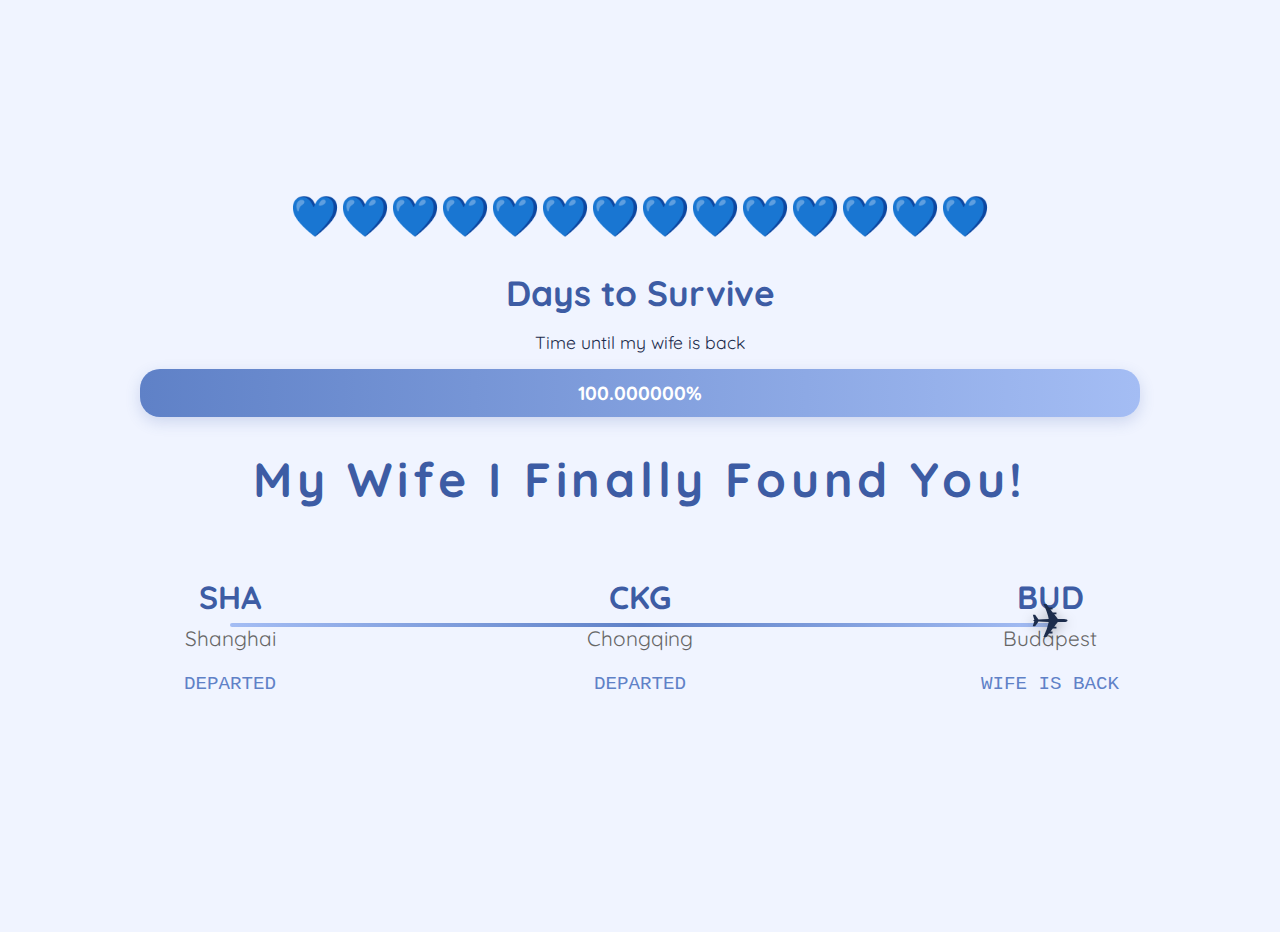
<file: index.html>
<!DOCTYPE html>
<html lang="en">
<head>
  <meta charset="UTF-8" />
  <meta name="viewport" content="width=device-width, initial-scale=1.0"/>
  <title>I miss my Wife</title>
  <link rel="icon" href="image.png" type="image/png">
  <link href="https://fonts.googleapis.com/css2?family=Quicksand:wght@500&display=swap" rel="stylesheet">
  <style>
    :root {
      --muscari-blue: #5f81c7;
      --muscari-light: #a4bdf4;
      --muscari-dark: #3d5ca4;
      --background: #f0f4ff;
      --text: #1c2c4c;
    }

    body {
      font-family: 'Quicksand', sans-serif;
      background-color: var(--background);
      color: var(--text);
      display: flex;
      flex-direction: column;
      align-items: center;
      justify-content: center;
      padding: 1rem;
      min-height: 100vh;
      margin: 0;
    }

    h1 {
      color: var(--muscari-dark);
      font-size: 2.2rem;
      margin-bottom: 0.5rem;
      text-align: center;
    }

    p {
      font-size: 1.1rem;
      margin: 0.5rem 0 1rem;
      text-align: center;
    }

    .progress-container {
      width: 95%;
      max-width: 1000px;
      background-color: #d9e4ff;
      border-radius: 20px;
      overflow: hidden;
      box-shadow: 0 5px 15px rgba(63, 94, 171, 0.2);
      position: relative;
      margin-bottom: 1rem;
      cursor: pointer;
      user-select: none;
    }

    .progress-bar {
      height: 48px;
      background: linear-gradient(90deg, var(--muscari-blue), var(--muscari-light));
      width: 0%;
      text-align: center;
      line-height: 48px;
      color: white;
      font-weight: bold;
      transition: width 0.5s ease;
      font-size: 1.2rem;
      position: relative;
      z-index: 2;
    }

    .hearts {
      font-size: 2.5rem;
      margin-bottom: 0.5rem;
      text-align: center;
      line-height: 1.2;
      max-width: 800px;
      word-wrap: break-word;
      cursor: pointer;
      transition: transform 0.2s ease;
      white-space: nowrap;
      overflow: hidden;
    }

    .hearts:hover {
      transform: scale(1.1);
    }

    .main-countdown {
      font-size: 4rem;
      font-family: 'Courier New', monospace;
      color: var(--muscari-dark);
      font-weight: bold;
      text-align: center;
      margin: 1rem 0;
      letter-spacing: 0.1em;
      transition: all 0.5s ease;
    }

    .main-countdown.celebration {
      font-size: 3rem;
      color: var(--muscari-dark);
      font-family: 'Quicksand', sans-serif;
      animation: celebrate 2s ease-in-out infinite;
    }

    @keyframes celebrate {
      0%, 100% { transform: scale(1); }
      50% { transform: scale(1.1); }
    }

    .flight-tracker-container {
      margin-top: 1rem;
      width: 100%;
      display: flex;
      justify-content: center;
      align-items: center;
    }

    .flight-tracker {
      width: 95%;
      max-width: 1000px;
      display: flex;
      justify-content: center;
    }

    .flight-path {
      position: relative;
      height: 200px;
      display: flex;
      justify-content: space-between;
      align-items: center;
      width: 100%;
      min-width: 600px;
    }

    .city {
      display: flex;
      flex-direction: column;
      align-items: center;
      z-index: 10;
      position: relative;
      flex: 1;
      max-width: 180px;
    }

    .city-code {
      font-size: 2rem;
      font-weight: bold;
      color: var(--muscari-dark);
      margin-bottom: 0.5rem;
    }

    .city-name {
      font-size: 1.3rem;
      color: #666;
      margin-bottom: 0.8rem;
    }

    .city-countdown {
      font-size: 1.2rem;
      font-family: 'Courier New', monospace;
      color: var(--muscari-blue);
      background: var(--background);
      padding: 0.6rem 1.2rem;
      border-radius: 12px;
      min-width: 140px;
      text-align: center;
    }

    .flight-line {
      position: absolute;
      top: 82px;
      left: 90px;
      right: 90px;
      height: 4px;
      background: linear-gradient(90deg, var(--muscari-light), var(--muscari-blue), var(--muscari-light));
      border-radius: 3px;
      z-index: 1;
    }

    .plane {
      position: absolute;
      top: 49px;
      font-size: 3rem;
      transform: translateX(-50%);
      transition: left 0.5s ease-out;
      z-index: 100;
      filter: drop-shadow(0 3px 6px rgba(0,0,0,0.3));
    }

    @media (max-width: 768px) {
      .hearts {
        font-size: 2rem;
        white-space: normal;
      }
      
      .main-countdown {
        font-size: 2.5rem;
        padding: 0 1rem;
      }

      .main-countdown.celebration {
        font-size: 2rem;
        padding: 0 1rem;
      }

      .flight-tracker-container {
        transform: scale(0.8);
        transform-origin: center;
        margin-top: 0.5rem;
      }

      .flight-path {
        min-width: 500px;
      }

      .flight-line {
        left: 75px;
        right: 75px;
      }
    }

    @media (max-width: 480px) {
      .main-countdown {
        font-size: 2rem;
        padding: 0 0.5rem;
      }

      .main-countdown.celebration {
        font-size: 1.5rem;
        padding: 0 0.5rem;
      }

      .flight-tracker-container {
        transform: scale(0.65);
        transform-origin: center;
        margin-top: 0rem;
      }

      .flight-path {
        min-width: 450px;
      }

      .flight-line {
        left: 65px;
        right: 65px;
      }

      .city-code {
        font-size: 1.5rem;
      }

      .city-name {
        font-size: 1rem;
      }

      .city-countdown {
        font-size: 1rem;
        padding: 0.4rem 0.8rem;
        min-width: 100px;
      }

      .plane {
        font-size: 2rem;
      }
    }

    @media (max-width: 320px) {
      .main-countdown {
        font-size: 1.5rem;
        padding: 0 0.25rem;
      }

      .main-countdown.celebration {
        font-size: 1.2rem;
        padding: 0 0.25rem;
      }

      .flight-tracker-container {
        transform: scale(0.5);
        transform-origin: center;
        margin-top: -0.5rem;
      }

      .flight-path {
        min-width: 400px;
      }

      .flight-line {
        left: 60px;
        right: 60px;
      }
    }
  </style>
</head>
<body>
  <div class="hearts" id="hearts-display" onclick="activateDebugMode()">💙</div>
  <h1>Days to Survive</h1>
  <p>Time until my wife is back</p>

  <div class="progress-container">
    <div class="progress-bar" id="progress-bar">0%</div>
  </div>

  <div class="main-countdown" id="main-countdown">00:00:00:00:00</div>

  <!-- Flight Tracker -->
  <div class="flight-tracker-container">
    <div class="flight-tracker">
      <div class="flight-path">
        <div class="city" id="sha-city">
          <div class="city-code">SHA</div>
          <div class="city-name">Shanghai</div>
          <div class="city-countdown" id="sha-countdown">--:--:--</div>
        </div>
        
        <div class="city" id="ckg-city">
          <div class="city-code">CKG</div>
          <div class="city-name">Chongqing</div>
          <div class="city-countdown" id="ckg-countdown">--:--:--</div>
        </div>
        
        <div class="city" id="bud-city">
          <div class="city-code">BUD</div>
          <div class="city-name">Budapest</div>
          <div class="city-countdown" id="bud-countdown">--:--:--</div>
        </div>
        
        <div class="flight-line"></div>
        <div class="plane" id="plane">✈︎</div>
      </div>
    </div>
  </div>

  <script>
    let leftTime = new Date('2025-06-26T12:30:00');
    let returnTime = new Date('2025-08-06T08:00:00');
    let debugMode = false;
    let timeOffset = 0; // Offset in milliseconds for debug mode
    let isDragging = false;
    let celebrationShown = false;
    
    // Arrow key navigation variables
    let keyHoldStart = 0;
    let keyHoldTimer = null;
    let isKeyHeld = false;

    // Flight times in Budapest time (Chinese time - 6 hours)
    const flightTimes = {
      shaDepart: new Date('2025-08-05T16:10:00'), // 22:10 Shanghai = 16:10 Budapest
      ckgArrive: new Date('2025-08-05T18:40:00'), // 00:40+1 Chongqing = 18:40 Budapest (same day)
      ckgDepart: new Date('2025-08-05T20:45:00'), // 02:45 Chongqing = 20:45 Budapest (same day)
      budArrive: new Date('2025-08-06T08:00:00')  // 08:00 Budapest
    };

    // Get current time (with debug offset)
    function getCurrentTime() {
      return new Date(Date.now() + timeOffset);
    }

    // Progress bar drag functionality
    function initProgressBarDrag() {
      const progressContainer = document.querySelector('.progress-container');
      
      function handleDrag(e) {
        if (!isDragging) return;
        
        const rect = progressContainer.getBoundingClientRect();
        const x = (e.clientX || e.touches[0].clientX) - rect.left;
        const percent = Math.max(0, Math.min(100, (x / rect.width) * 100));
        
        // Calculate what time this percentage represents
        const totalTime = returnTime - leftTime;
        const targetElapsedTime = (percent / 100) * totalTime;
        const targetTime = new Date(leftTime.getTime() + targetElapsedTime);
        
        // Set time offset to make current time equal target time
        timeOffset = targetTime.getTime() - Date.now();
        
        // Update debug mode
        debugMode = true;
        
        // Reset celebration flag when dragging
        celebrationShown = false;
        
        e.preventDefault();
      }
      
      progressContainer.addEventListener('mousedown', (e) => {
        isDragging = true;
        handleDrag(e);
      });
      
      progressContainer.addEventListener('touchstart', (e) => {
        isDragging = true;
        handleDrag(e);
      });
      
      document.addEventListener('mousemove', handleDrag);
      document.addEventListener('touchmove', handleDrag);
      
      document.addEventListener('mouseup', () => {
        isDragging = false;
      });
      
      document.addEventListener('touchend', () => {
        isDragging = false;
      });
    }
    
    // Arrow key time navigation
    function initArrowKeyNavigation() {
      let activeKeys = new Set();
      
      function calculateTimeStep(holdDuration) {
        const baseStep = 10 * 60 * 1000; // 10 minutes in ms
        const accelerationFactor = Math.pow(holdDuration / 1000, 1.5); // Exponential acceleration
        return Math.max(baseStep, baseStep * accelerationFactor);
      }
      
      function moveTime(direction, holdDuration) {
        const timeStep = calculateTimeStep(holdDuration);
        const adjustment = direction === 'forward' ? timeStep : -timeStep;
        timeOffset += adjustment;
        debugMode = true;
        
        // Reset celebration flag when navigating
        celebrationShown = false;
      }
      
      function handleKeyPress() {
        if (activeKeys.has('ArrowLeft') || activeKeys.has('ArrowRight')) {
          const holdDuration = Date.now() - keyHoldStart;
          const direction = activeKeys.has('ArrowRight') ? 'forward' : 'backward';
          moveTime(direction, holdDuration);
          
          // Continue moving while key is held
          keyHoldTimer = setTimeout(handleKeyPress, 50); // Update every 50ms
        }
      }
      
      document.addEventListener('keydown', (e) => {
        if (e.key === 'ArrowLeft' || e.key === 'ArrowRight') {
          e.preventDefault();
          
          if (!activeKeys.has(e.key)) {
            activeKeys.add(e.key);
            keyHoldStart = Date.now();
            
            // Initial movement
            const direction = e.key === 'ArrowRight' ? 'forward' : 'backward';
            moveTime(direction, 0);
            
            // Start continuous movement
            keyHoldTimer = setTimeout(handleKeyPress, 100);
          }
        }
      });
      
      document.addEventListener('keyup', (e) => {
        if (e.key === 'ArrowLeft' || e.key === 'ArrowRight') {
          activeKeys.delete(e.key);
          
          if (activeKeys.size === 0) {
            clearTimeout(keyHoldTimer);
            keyHoldTimer = null;
          }
        }
      });
      
      // Handle window blur to stop key navigation
      window.addEventListener('blur', () => {
        activeKeys.clear();
        clearTimeout(keyHoldTimer);
        keyHoldTimer = null;
      });
    }
    
    // Debug mode: Click hearts to set countdown to 5 seconds before end
    function activateDebugMode() {
      const now = getCurrentTime();
      timeOffset = (returnTime.getTime() - 5000) - Date.now(); // 5 seconds before end
      debugMode = true;
      celebrationShown = false;
      
      console.log('Debug mode activated: 5 seconds until finale!');
    }

    function pad(num, length) {
      return String(num).padStart(length, '0');
    }

    function formatMainCountdown(ms) {
      const total = Math.max(0, ms);
      const days = Math.floor(total / (1000 * 60 * 60 * 24));
      const hours = Math.floor((total / (1000 * 60 * 60)) % 24);
      const minutes = Math.floor((total / (1000 * 60)) % 60);
      const seconds = Math.floor((total / 1000) % 60);
      const milliseconds = Math.floor((total % 1000) / 10); // Convert to 2 digits

      return `${pad(days, 2)}:${pad(hours, 2)}:${pad(minutes, 2)}:${pad(seconds, 2)}:${pad(milliseconds, 2)}`;
    }

    function formatShortTime(ms) {
      const total = Math.max(0, ms);
      const hours = Math.floor(total / (1000 * 60 * 60));
      const minutes = Math.floor((total / (1000 * 60)) % 60);
      const seconds = Math.floor((total / 1000) % 60);

      if (hours > 0) {
        return `${pad(hours, 2)}:${pad(minutes, 2)}:${pad(seconds, 2)}`;
      } else {
        return `${pad(minutes, 2)}:${pad(seconds, 2)}`;
      }
    }

    function updateHearts(percent) {
      const heartsDisplay = document.getElementById('hearts-display');
      const totalHearts = 14;
      const heartsToShow = Math.floor((percent / 100) * totalHearts);
      const heartsString = '💙'.repeat(heartsToShow);
      heartsDisplay.textContent = heartsString || '💙'; // Always show at least one heart
    }

    function updateFlightTracker() {
      const now = getCurrentTime();
      const plane = document.getElementById('plane');
      const shaCountdown = document.getElementById('sha-countdown');
      const ckgCountdown = document.getElementById('ckg-countdown');
      const budCountdown = document.getElementById('bud-countdown');

      // Update countdowns
      const timeToShaDepart = flightTimes.shaDepart - now;
      const timeToCkgArrive = flightTimes.ckgArrive - now;
      const timeToCkgDepart = flightTimes.ckgDepart - now;
      const timeToBudArrive = flightTimes.budArrive - now;

      // SHA countdown (until departure)
      if (timeToShaDepart > 0) {
        shaCountdown.textContent = formatShortTime(timeToShaDepart);
      } else {
        shaCountdown.textContent = "DEPARTED";
      }

      // CKG countdown (until arrival, then until departure)
      if (timeToCkgArrive > 0) {
        ckgCountdown.textContent = formatShortTime(timeToCkgArrive);
      } else if (timeToCkgDepart > 0) {
        ckgCountdown.textContent = formatShortTime(timeToCkgDepart);
      } else {
        ckgCountdown.textContent = "DEPARTED";
      }

      // BUD countdown (until arrival)
      if (timeToBudArrive > 0) {
        budCountdown.textContent = formatShortTime(timeToBudArrive);
      } else {
        budCountdown.textContent = "WIFE IS BACK";
      }

      // Update plane position - calculate based on flight line boundaries
      const flightLine = document.querySelector('.flight-line');
      const flightPath = document.querySelector('.flight-path');
      
      // Get the actual boundaries of the flight line
      const lineRect = flightLine.getBoundingClientRect();
      const pathRect = flightPath.getBoundingClientRect();
      
      // Calculate the percentage positions relative to the flight path
      const lineStartPercent = ((lineRect.left - pathRect.left) / pathRect.width) * 100;
      const lineEndPercent = ((lineRect.right - pathRect.left) / pathRect.width) * 100;
      const lineSpan = lineEndPercent - lineStartPercent;
      
      let planePosition = lineStartPercent; // Start at beginning of line
      
      if (now >= flightTimes.shaDepart && now < flightTimes.ckgArrive) {
        // Flight from SHA to CKG
        const flightProgress = (now - flightTimes.shaDepart) / (flightTimes.ckgArrive - flightTimes.shaDepart);
        planePosition = lineStartPercent + (flightProgress * lineSpan * 0.5); // First half of line
      } else if (now >= flightTimes.ckgArrive && now < flightTimes.ckgDepart) {
        // Stopped at CKG
        planePosition = lineStartPercent + (lineSpan * 0.5); // Middle of line
      } else if (now >= flightTimes.ckgDepart && now < flightTimes.budArrive) {
        // Flight from CKG to BUD
        const flightProgress = (now - flightTimes.ckgDepart) / (flightTimes.budArrive - flightTimes.ckgDepart);
        planePosition = lineStartPercent + (lineSpan * 0.5) + (flightProgress * lineSpan * 0.5); // Second half of line
      } else if (now >= flightTimes.budArrive) {
        // Arrived at BUD
        planePosition = lineEndPercent; // End of line
      }

      plane.style.left = planePosition + '%';
    }

    function updateProgress() {
      const now = getCurrentTime();
      const totalTime = returnTime - leftTime;
      const elapsedTime = now - leftTime;
      const remainingTime = returnTime - now;

      let percent = (elapsedTime / totalTime) * 100;
      percent = Math.min(Math.max(percent, 0), 100);

      const bar = document.getElementById('progress-bar');
      const mainCountdown = document.getElementById('main-countdown');

      // Update progress bar with 6 decimal places displayed on the bar
      bar.style.width = percent.toFixed(6) + '%';
      bar.textContent = percent.toFixed(6) + '%';

      // Update main countdown with special message when time is up
      if (remainingTime <= 0 && !celebrationShown) {
        mainCountdown.textContent = "My Wife I Finally Found You!";
        mainCountdown.classList.add('celebration');
        celebrationShown = true;
      } else if (remainingTime > 0) {
        mainCountdown.textContent = formatMainCountdown(remainingTime);
        mainCountdown.classList.remove('celebration');
      }

      // Update hearts display
      updateHearts(percent);

      // Update flight tracker
      updateFlightTracker();

      requestAnimationFrame(updateProgress);
    }
    
    // Initialize drag and arrow key functionality
    document.addEventListener('DOMContentLoaded', () => {
      initProgressBarDrag();
      initArrowKeyNavigation();
    });
    
    updateProgress();
  </script>
</body>
</html>
</file>
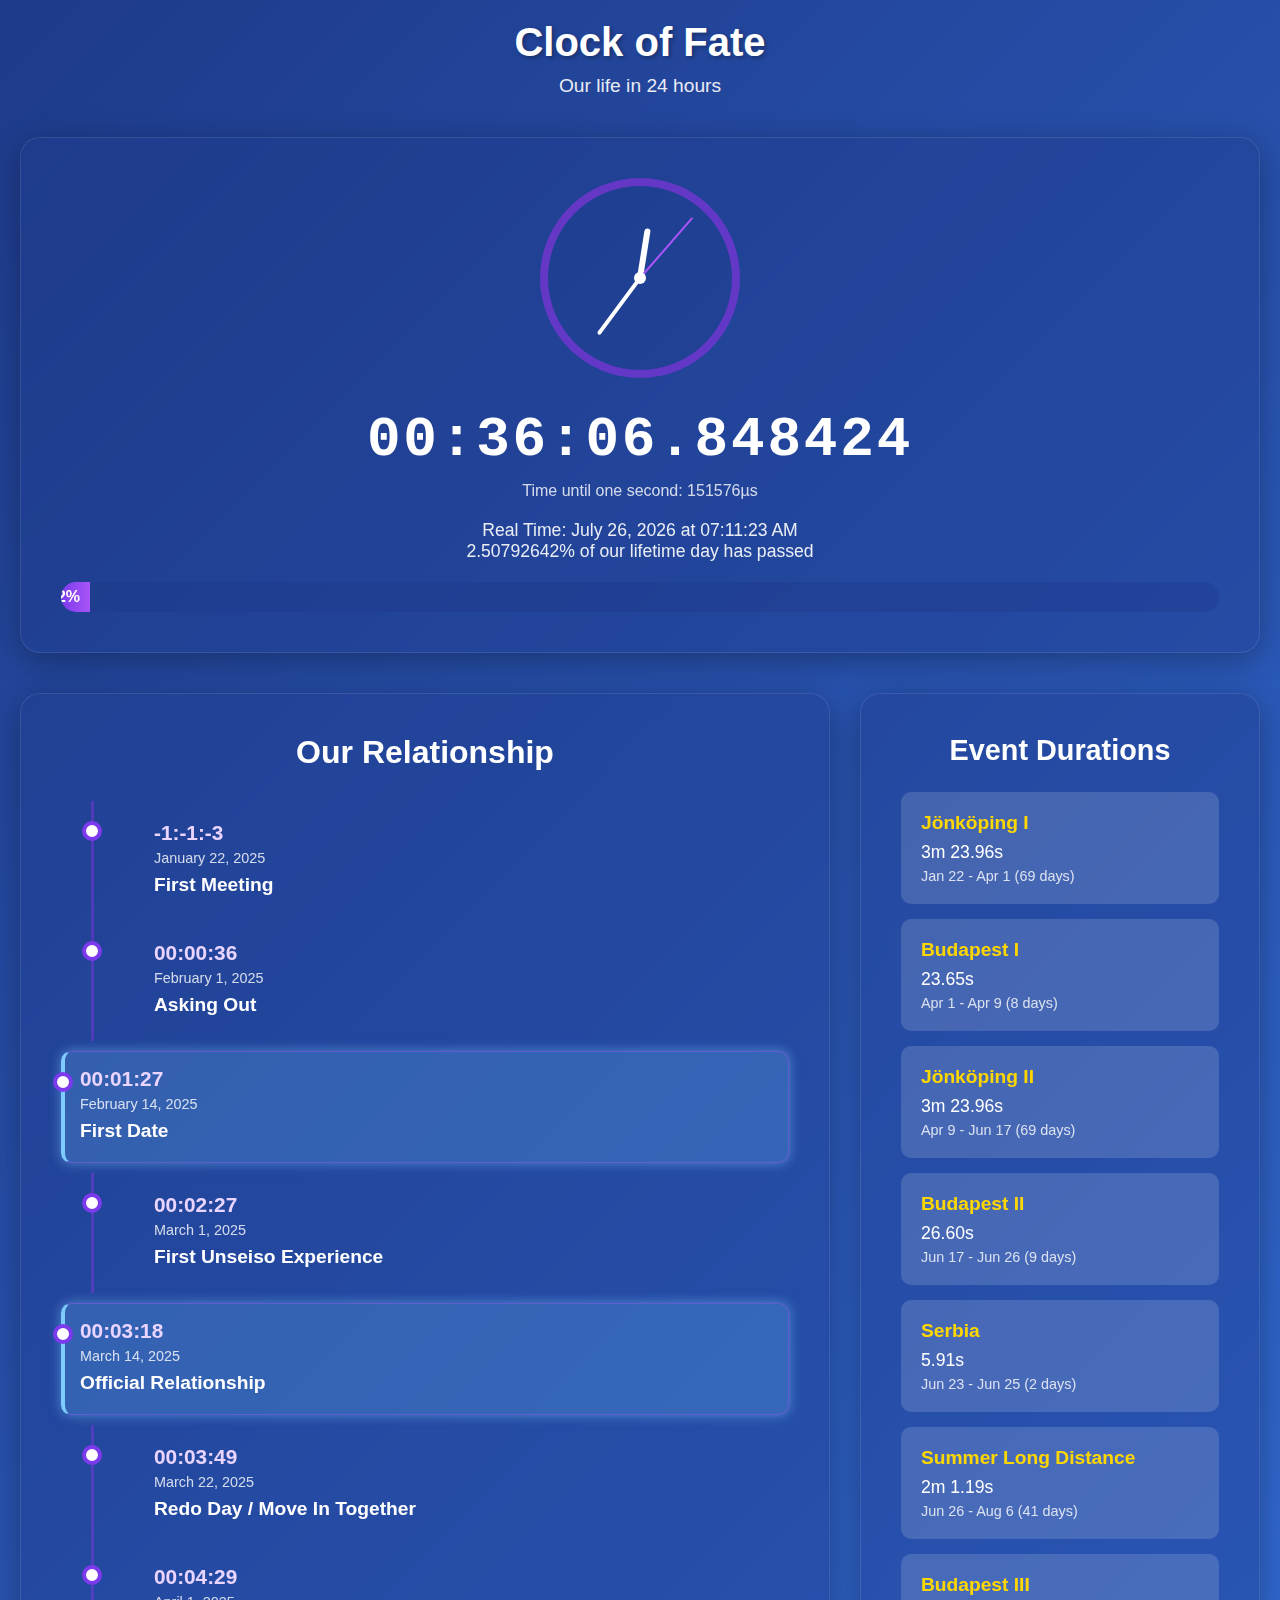
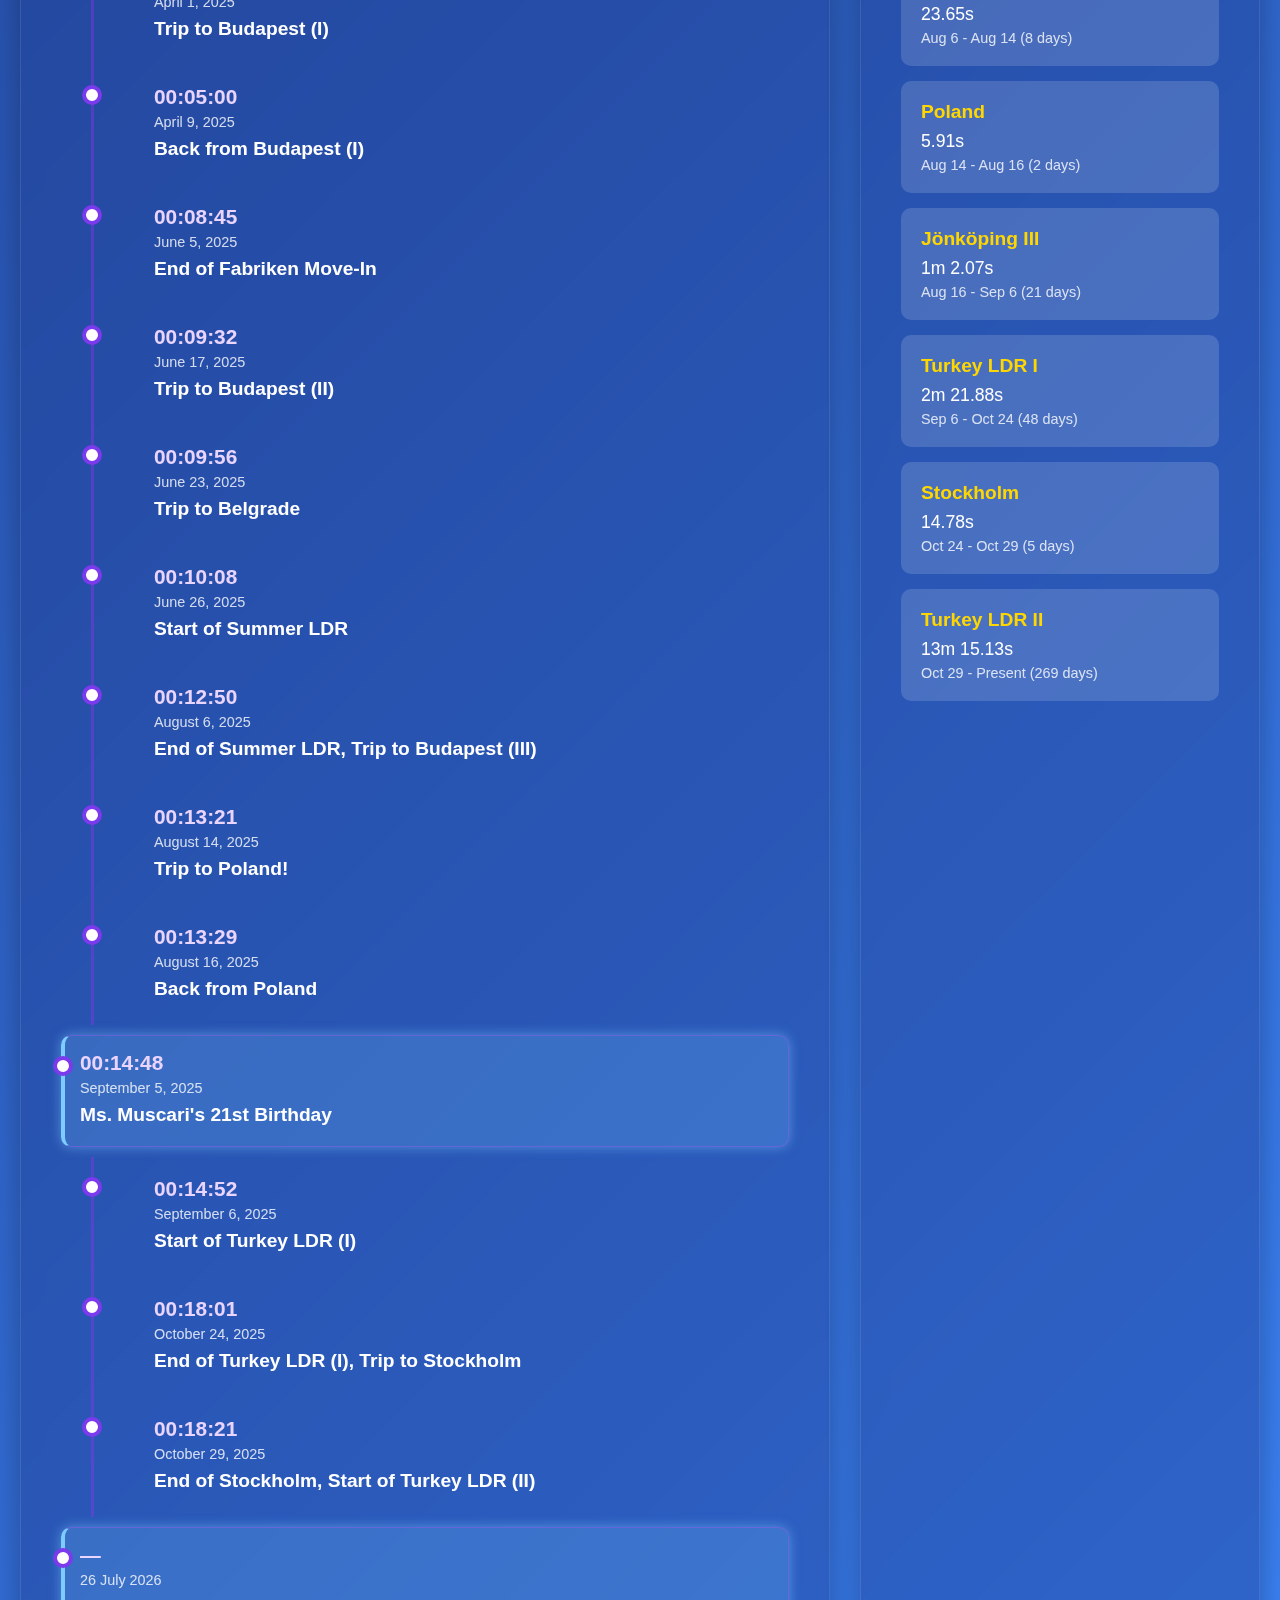
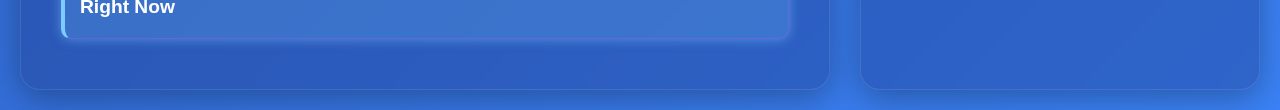
<file: fate.html>
<!DOCTYPE html>
<html lang="en">
<head>
    <meta charset="UTF-8">
    <meta name="viewport" content="width=device-width, initial-scale=1.0">
    <link rel="icon" href="image.png" type="image/png">
    <link rel="stylesheet" href="fate.css">
    <title>Clock of Fate</title>
    <style>
        /* Highlight milestones in light blue */
        .event.milestone {
            background: rgba(126, 203, 255, 0.2);
            border-left: 4px solid #7ecbff;
            box-shadow: 0 0 12px rgba(126, 203, 255, 0.5);
        }
    </style>
</head>
<body>
    <div class="container">
        <h1>Clock of Fate</h1>
        <p class="subtitle">Our life in 24 hours</p>
        
        <div class="clock-container">
            <div class="analog-clock" id="analogClock">
                <div class="hand hour-hand" id="hourHand"></div>
                <div class="hand minute-hand" id="minuteHand"></div>
                <div class="hand second-hand" id="secondHand"></div>
                <div class="clock-center"></div>
            </div>
            
            <div class="clock" id="fateTime">00:00:00.000000</div>
            <div class="second-countdown" id="secondCountdown">Time until next second: 0µs</div>
            <div class="clock-info">
                <div id="realDate"></div>
                <div id="dayProgress"></div>
            </div>
            <div class="progress-bar">
                <div class="progress-fill" id="progressBar">0%</div>
            </div>
        </div>

        <div class="content-wrapper">
            <div class="timeline">
                <h2 class="timeline-title">Our Relationship</h2>
                <div id="eventsContainer"></div>
            </div>

            <div class="durations">
                <h2 class="durations-title">Event Durations</h2>
                <div id="durationsContainer"></div>
            </div>
        </div>
    </div>

    <script>
        // Start and end of life day (Swedish time)
        const startDate = new Date('2025-01-22T17:30:00+01:00');
        const endDate = new Date('2085-01-22T17:30:00+01:00');
        const totalLifeMs = endDate - startDate;

        // Convert date to fate time
        function dateToFateTime(dateStr) {
            const date = new Date(dateStr);
            const elapsedMs = date - startDate;
            const progressFraction = elapsedMs / totalLifeMs;
            const totalSeconds = progressFraction * 24 * 60 * 60;
            const hours = Math.floor(totalSeconds / 3600);
            const minutes = Math.floor((totalSeconds % 3600) / 60);
            const seconds = Math.floor(totalSeconds % 60);
            return `${String(hours).padStart(2, '0')}:${String(minutes).padStart(2, '0')}:${String(seconds).padStart(2, '0')}`;
        }

        function daysBetween(d1, d2) {
            return Math.round((new Date(d2) - new Date(d1)) / (1000 * 60 * 60 * 24));
        }

        function daysToFateTime(days) {
            const fateSeconds = days * 2.955884544;
            const minutes = Math.floor(fateSeconds / 60);
            const seconds = fateSeconds % 60;
            if (minutes > 0) {
                return `${minutes}m ${seconds.toFixed(2)}s`;
            }
            return `${seconds.toFixed(2)}s`;
        }

        function updateClock() {
            const now = new Date();
            const elapsedMs = now - startDate;
            const progressFraction = elapsedMs / totalLifeMs;

            const totalSeconds = progressFraction * 24 * 60 * 60;
            const hours = Math.floor(totalSeconds / 3600);
            const minutes = Math.floor((totalSeconds % 3600) / 60);
            const seconds = Math.floor(totalSeconds % 60);
            const microseconds = Math.floor((totalSeconds % 1) * 1_000_000);

            const timeString = `${String(hours).padStart(2,'0')}:${String(minutes).padStart(2,'0')}:${String(seconds).padStart(2,'0')}.${String(microseconds).padStart(6,'0')}`;

            document.getElementById('fateTime').textContent = timeString;
            document.getElementById('secondCountdown').textContent = `Time until one second: ${1_000_000 - microseconds}µs`;

            const hourAngle = (hours % 24) * 15 + (minutes / 60) * 15;
            const minuteAngle = minutes * 6 + (seconds / 60) * 6;
            const secondAngle = seconds * 6 + (microseconds / 1_000_000) * 6;

            document.getElementById('hourHand').style.transform = `rotate(${hourAngle}deg)`;
            document.getElementById('minuteHand').style.transform = `rotate(${minuteAngle}deg)`;
            document.getElementById('secondHand').style.transform = `rotate(${secondAngle}deg)`;

            const options = { year: 'numeric', month: 'long', day: 'numeric', hour: '2-digit', minute: '2-digit', second: '2-digit' };
            document.getElementById('realDate').textContent = 'Real Time: ' + now.toLocaleDateString('en-US', options);

            const percentage = (progressFraction * 100).toFixed(8);
            document.getElementById('dayProgress').textContent = `${percentage}% of our lifetime day has passed`;
            document.getElementById('progressBar').style.width = percentage + '%';
            document.getElementById('progressBar').textContent = percentage.substring(0, 7) + '%';
        }

        async function loadEvents() {
            try {
                const response = await fetch('fateevents.js');
                const text = await response.text();
                eval(text);

                // --- Insert dynamic Right Now event ---
                window.fateEvents = window.fateEvents.sort((a, b) => new Date(a.date) - new Date(b.date));
                const nowSweden = new Date(new Date().toLocaleString("en-US", { timeZone: "Europe/Stockholm" }));
                window.fateEvents = window.fateEvents.filter(e => !e.current);

                let insertIndex = window.fateEvents.findIndex(e => new Date(e.date) > nowSweden);
                if (insertIndex === -1) insertIndex = window.fateEvents.length;

                window.fateEvents.splice(insertIndex, 0, {
                    title: "Right Now",
                    dateDisplay: nowSweden.toLocaleDateString("en-GB", {
                        day: "numeric", month: "long", year: "numeric"
                    }),
                    milestone: true,
                    current: true
                });

                // --- Render events ---
                const eventsContainer = document.getElementById('eventsContainer');
                eventsContainer.innerHTML = window.fateEvents.map(event => {
                    const fateTime = event.date ? dateToFateTime(event.date) : "—";
                    const classNames = event.milestone ? 'event milestone' :
                        event.current ? 'event current' : 'event';
                    return `
                        <div class="${classNames}">
                            <div class="event-marker"></div>
                            <div class="event-time" ${event.current ? 'id="currentTime"' : ''}>${fateTime}</div>
                            <div class="event-date" ${event.current ? 'id="currentDate"' : ''}>${event.dateDisplay}</div>
                            <div class="event-title">${event.title}</div>
                        </div>
                    `;
                }).join('');

                // --- Render durations ---
                const durationsContainer = document.getElementById('durationsContainer');
                durationsContainer.innerHTML = window.fateDurations.map(duration => {
                    let durationText, realText;
                    if (duration.ongoing) {
                        const now = new Date();
                        const start = new Date(duration.start + 'T12:00:00+01:00');
                        const days = Math.floor((now - start) / (1000 * 60 * 60 * 24));
                        durationText = daysToFateTime(days);
                        realText = `${duration.displayStart} - Present (${days} days)`;
                    } else {
                        const days = daysBetween(duration.start, duration.end);
                        durationText = daysToFateTime(days);
                        realText = `${duration.displayStart} - ${duration.displayEnd} (${days} days)`;
                    }
                    return `
                        <div class="duration-item">
                            <div class="duration-name">${duration.name}</div>
                            <div class="duration-time">${durationText}</div>
                            <div class="duration-real">${realText}</div>
                        </div>
                    `;
                }).join('');
            } catch (err) {
                console.error('Error loading events:', err);
            }
        }

        updateClock();
        setInterval(updateClock, 10);
        loadEvents();
    </script>
</body>
</html>
</file>
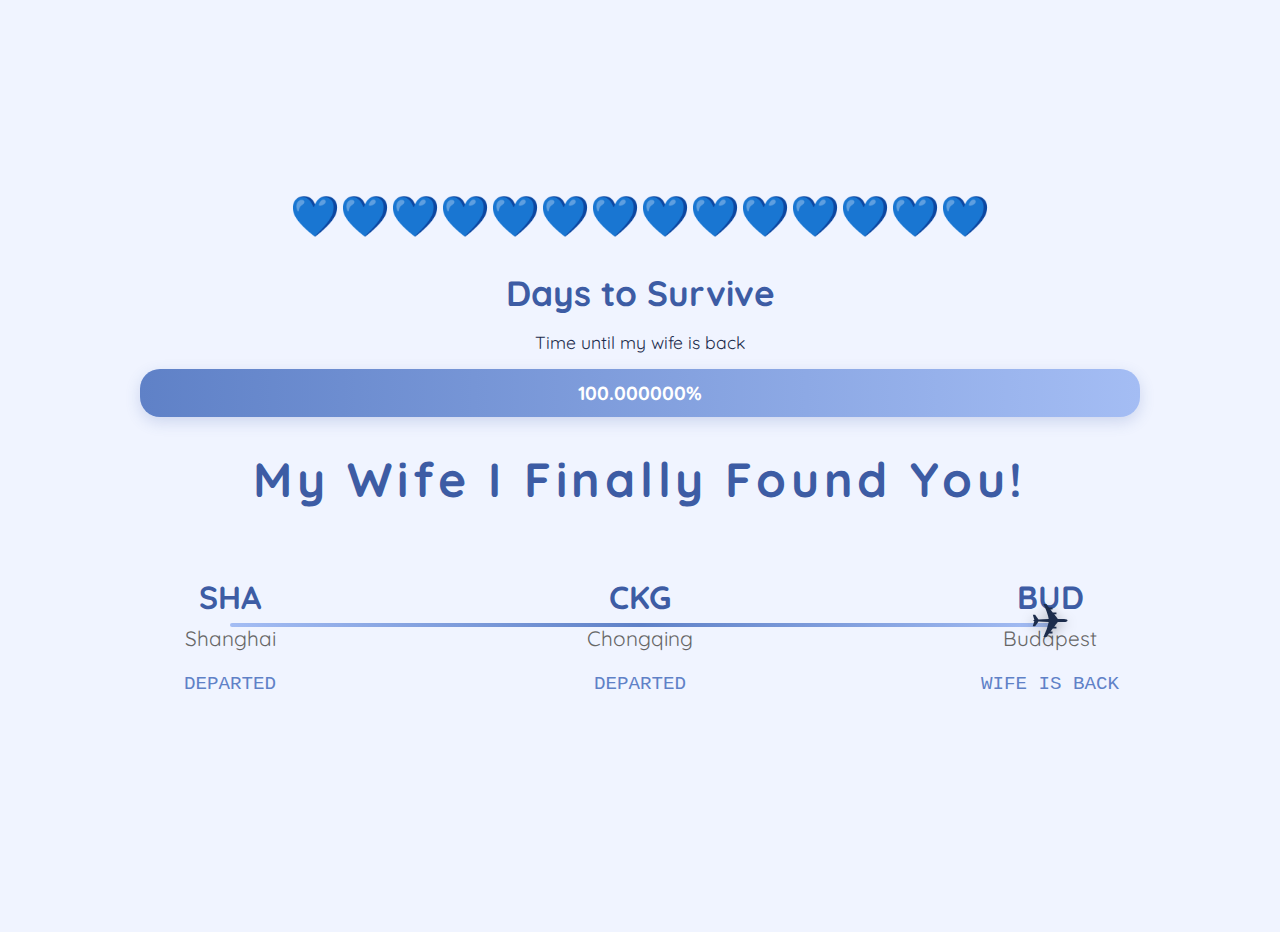
<file: index2.html>
<!DOCTYPE html>
<html lang="en">
<head>
  <meta charset="UTF-8" />
  <meta name="viewport" content="width=device-width, initial-scale=1.0"/>
  <title>I miss my Wife</title>
  <link rel="icon" href="image.png" type="image/png">
  <link href="https://fonts.googleapis.com/css2?family=Quicksand:wght@500&display=swap" rel="stylesheet">
  <style>
    :root {
      --muscari-blue: #5f81c7;
      --muscari-light: #a4bdf4;
      --muscari-dark: #3d5ca4;
      --background: #f0f4ff;
      --text: #1c2c4c;
    }

    body {
      font-family: 'Quicksand', sans-serif;
      background-color: var(--background);
      color: var(--text);
      display: flex;
      flex-direction: column;
      align-items: center;
      justify-content: center;
      padding: 1rem;
      min-height: 100vh;
      margin: 0;
    }

    h1 {
      color: var(--muscari-dark);
      font-size: 2.2rem;
      margin-bottom: 0.5rem;
      text-align: center;
    }

    p {
      font-size: 1.1rem;
      margin: 0.5rem 0 1rem;
      text-align: center;
    }

    .progress-container {
      width: 95%;
      max-width: 1000px;
      background-color: #d9e4ff;
      border-radius: 20px;
      overflow: hidden;
      box-shadow: 0 5px 15px rgba(63, 94, 171, 0.2);
      position: relative;
      margin-bottom: 1rem;
      cursor: pointer;
      user-select: none;
    }

    .progress-bar {
      height: 48px;
      background: linear-gradient(90deg, var(--muscari-blue), var(--muscari-light));
      width: 0%;
      text-align: center;
      line-height: 48px;
      color: white;
      font-weight: bold;
      transition: width 0.5s ease;
      font-size: 1.2rem;
      position: relative;
      z-index: 2;
    }

    .hearts {
      font-size: 2.5rem;
      margin-bottom: 0.5rem;
      text-align: center;
      line-height: 1.2;
      max-width: 800px;
      word-wrap: break-word;
      cursor: pointer;
      transition: transform 0.2s ease;
      white-space: nowrap;
      overflow: hidden;
    }

    .hearts:hover {
      transform: scale(1.1);
    }

    .main-countdown {
      font-size: 4rem;
      font-family: 'Courier New', monospace;
      color: var(--muscari-dark);
      font-weight: bold;
      text-align: center;
      margin: 1rem 0;
      letter-spacing: 0.1em;
      transition: all 0.5s ease;
    }

    .main-countdown.celebration {
      font-size: 3rem;
      color: var(--muscari-dark);
      font-family: 'Quicksand', sans-serif;
      animation: celebrate 2s ease-in-out infinite;
    }

    @keyframes celebrate {
      0%, 100% { transform: scale(1); }
      50% { transform: scale(1.1); }
    }

    .flight-tracker-container {
      margin-top: 1rem;
      width: 100%;
      display: flex;
      justify-content: center;
      align-items: center;
    }

    .flight-tracker {
      width: 95%;
      max-width: 1000px;
      display: flex;
      justify-content: center;
    }

    .flight-path {
      position: relative;
      height: 200px;
      display: flex;
      justify-content: space-between;
      align-items: center;
      width: 100%;
      min-width: 600px;
    }

    .city {
      display: flex;
      flex-direction: column;
      align-items: center;
      z-index: 10;
      position: relative;
      flex: 1;
      max-width: 180px;
    }

    .city-code {
      font-size: 2rem;
      font-weight: bold;
      color: var(--muscari-dark);
      margin-bottom: 0.5rem;
    }

    .city-name {
      font-size: 1.3rem;
      color: #666;
      margin-bottom: 0.8rem;
    }

    .city-countdown {
      font-size: 1.2rem;
      font-family: 'Courier New', monospace;
      color: var(--muscari-blue);
      background: var(--background);
      padding: 0.6rem 1.2rem;
      border-radius: 12px;
      min-width: 140px;
      text-align: center;
    }

    .flight-line {
      position: absolute;
      top: 82px;
      left: 90px;
      right: 90px;
      height: 4px;
      background: linear-gradient(90deg, var(--muscari-light), var(--muscari-blue), var(--muscari-light));
      border-radius: 3px;
      z-index: 1;
    }

    .plane {
      position: absolute;
      top: 49px;
      font-size: 3rem;
      transform: translateX(-50%);
      transition: left 0.5s ease-out;
      z-index: 100;
      filter: drop-shadow(0 3px 6px rgba(0,0,0,0.3));
    }

    @media (max-width: 768px) {
      .hearts {
        font-size: 2rem;
        white-space: normal;
      }
      
      .main-countdown {
        font-size: 2.5rem;
        padding: 0 1rem;
      }

      .main-countdown.celebration {
        font-size: 2rem;
        padding: 0 1rem;
      }

      .flight-tracker-container {
        transform: scale(0.8);
        transform-origin: center;
        margin-top: 0.5rem;
      }

      .flight-path {
        min-width: 500px;
      }

      .flight-line {
        left: 75px;
        right: 75px;
      }
    }

    @media (max-width: 480px) {
      .main-countdown {
        font-size: 2rem;
        padding: 0 0.5rem;
      }

      .main-countdown.celebration {
        font-size: 1.5rem;
        padding: 0 0.5rem;
      }

      .flight-tracker-container {
        transform: scale(0.65);
        transform-origin: center;
        margin-top: 0rem;
      }

      .flight-path {
        min-width: 450px;
      }

      .flight-line {
        left: 65px;
        right: 65px;
      }

      .city-code {
        font-size: 1.5rem;
      }

      .city-name {
        font-size: 1rem;
      }

      .city-countdown {
        font-size: 1rem;
        padding: 0.4rem 0.8rem;
        min-width: 100px;
      }

      .plane {
        font-size: 2rem;
      }
    }

    @media (max-width: 320px) {
      .main-countdown {
        font-size: 1.5rem;
        padding: 0 0.25rem;
      }

      .main-countdown.celebration {
        font-size: 1.2rem;
        padding: 0 0.25rem;
      }

      .flight-tracker-container {
        transform: scale(0.5);
        transform-origin: center;
        margin-top: -0.5rem;
      }

      .flight-path {
        min-width: 400px;
      }

      .flight-line {
        left: 60px;
        right: 60px;
      }
    }
  </style>
</head>
<body>
  <div class="hearts" id="hearts-display" onclick="activateDebugMode()">💙</div>
  <h1>Days to Survive</h1>
  <p>Time until my wife is back</p>

  <div class="progress-container">
    <div class="progress-bar" id="progress-bar">0%</div>
  </div>

  <div class="main-countdown" id="main-countdown">00:00:00:00:00</div>

  <!-- Flight Tracker -->
  <div class="flight-tracker-container">
    <div class="flight-tracker">
      <div class="flight-path">
        <div class="city" id="sha-city">
          <div class="city-code">SHA</div>
          <div class="city-name">Shanghai</div>
          <div class="city-countdown" id="sha-countdown">--:--:--</div>
        </div>
        
        <div class="city" id="ckg-city">
          <div class="city-code">CKG</div>
          <div class="city-name">Chongqing</div>
          <div class="city-countdown" id="ckg-countdown">--:--:--</div>
        </div>
        
        <div class="city" id="bud-city">
          <div class="city-code">BUD</div>
          <div class="city-name">Budapest</div>
          <div class="city-countdown" id="bud-countdown">--:--:--</div>
        </div>
        
        <div class="flight-line"></div>
        <div class="plane" id="plane">✈︎</div>
      </div>
    </div>
  </div>

  <script>
    let leftTime = new Date('2025-06-26T18:30:00'); // 12:30 Budapest = 18:30 Shanghai
    let returnTime = new Date('2025-08-06T14:00:00'); // 08:00 Budapest = 14:00 Shanghai
    let debugMode = false;
    let timeOffset = 0; // Offset in milliseconds for debug mode
    let isDragging = false;
    let celebrationShown = false;
    
    // Arrow key navigation variables
    let keyHoldStart = 0;
    let keyHoldTimer = null;
    let isKeyHeld = false;

    // Flight times in Shanghai time (all times converted from Budapest + 6 hours)
    const flightTimes = {
      shaDepart: new Date('2025-08-05T22:10:00'), // 16:10 Budapest = 22:10 Shanghai
      ckgArrive: new Date('2025-08-06T00:40:00'), // 18:40 Budapest = 00:40 Shanghai (next day)
      ckgDepart: new Date('2025-08-06T02:45:00'), // 20:45 Budapest = 02:45 Shanghai (next day)
      budArrive: new Date('2025-08-06T14:00:00')  // 08:00 Budapest = 14:00 Shanghai
    };

    // Get current time (with debug offset)
    function getCurrentTime() {
      return new Date(Date.now() + timeOffset);
    }

    // Progress bar drag functionality
    function initProgressBarDrag() {
      const progressContainer = document.querySelector('.progress-container');
      
      function handleDrag(e) {
        if (!isDragging) return;
        
        const rect = progressContainer.getBoundingClientRect();
        const x = (e.clientX || e.touches[0].clientX) - rect.left;
        const percent = Math.max(0, Math.min(100, (x / rect.width) * 100));
        
        // Calculate what time this percentage represents
        const totalTime = returnTime - leftTime;
        const targetElapsedTime = (percent / 100) * totalTime;
        const targetTime = new Date(leftTime.getTime() + targetElapsedTime);
        
        // Set time offset to make current time equal target time
        timeOffset = targetTime.getTime() - Date.now();
        
        // Update debug mode
        debugMode = true;
        
        // Reset celebration flag when dragging
        celebrationShown = false;
        
        e.preventDefault();
      }
      
      progressContainer.addEventListener('mousedown', (e) => {
        isDragging = true;
        handleDrag(e);
      });
      
      progressContainer.addEventListener('touchstart', (e) => {
        isDragging = true;
        handleDrag(e);
      });
      
      document.addEventListener('mousemove', handleDrag);
      document.addEventListener('touchmove', handleDrag);
      
      document.addEventListener('mouseup', () => {
        isDragging = false;
      });
      
      document.addEventListener('touchend', () => {
        isDragging = false;
      });
    }
    
    // Arrow key time navigation
    function initArrowKeyNavigation() {
      let activeKeys = new Set();
      
      function calculateTimeStep(holdDuration) {
        const baseStep = 10 * 60 * 1000; // 10 minutes in ms
        const accelerationFactor = Math.pow(holdDuration / 1000, 1.5); // Exponential acceleration
        return Math.max(baseStep, baseStep * accelerationFactor);
      }
      
      function moveTime(direction, holdDuration) {
        const timeStep = calculateTimeStep(holdDuration);
        const adjustment = direction === 'forward' ? timeStep : -timeStep;
        timeOffset += adjustment;
        debugMode = true;
        
        // Reset celebration flag when navigating
        celebrationShown = false;
      }
      
      function handleKeyPress() {
        if (activeKeys.has('ArrowLeft') || activeKeys.has('ArrowRight')) {
          const holdDuration = Date.now() - keyHoldStart;
          const direction = activeKeys.has('ArrowRight') ? 'forward' : 'backward';
          moveTime(direction, holdDuration);
          
          // Continue moving while key is held
          keyHoldTimer = setTimeout(handleKeyPress, 50); // Update every 50ms
        }
      }
      
      document.addEventListener('keydown', (e) => {
        if (e.key === 'ArrowLeft' || e.key === 'ArrowRight') {
          e.preventDefault();
          
          if (!activeKeys.has(e.key)) {
            activeKeys.add(e.key);
            keyHoldStart = Date.now();
            
            // Initial movement
            const direction = e.key === 'ArrowRight' ? 'forward' : 'backward';
            moveTime(direction, 0);
            
            // Start continuous movement
            keyHoldTimer = setTimeout(handleKeyPress, 100);
          }
        }
      });
      
      document.addEventListener('keyup', (e) => {
        if (e.key === 'ArrowLeft' || e.key === 'ArrowRight') {
          activeKeys.delete(e.key);
          
          if (activeKeys.size === 0) {
            clearTimeout(keyHoldTimer);
            keyHoldTimer = null;
          }
        }
      });
      
      // Handle window blur to stop key navigation
      window.addEventListener('blur', () => {
        activeKeys.clear();
        clearTimeout(keyHoldTimer);
        keyHoldTimer = null;
      });
    }
    
    // Debug mode: Click hearts to set countdown to 5 seconds before end
    function activateDebugMode() {
      const now = getCurrentTime();
      timeOffset = (returnTime.getTime() - 5000) - Date.now(); // 5 seconds before end
      debugMode = true;
      celebrationShown = false;
      
      console.log('Debug mode activated: 5 seconds until finale!');
    }

    function pad(num, length) {
      return String(num).padStart(length, '0');
    }

    function formatMainCountdown(ms) {
      const total = Math.max(0, ms);
      const days = Math.floor(total / (1000 * 60 * 60 * 24));
      const hours = Math.floor((total / (1000 * 60 * 60)) % 24);
      const minutes = Math.floor((total / (1000 * 60)) % 60);
      const seconds = Math.floor((total / 1000) % 60);
      const milliseconds = Math.floor((total % 1000) / 10); // Convert to 2 digits

      return `${pad(days, 2)}:${pad(hours, 2)}:${pad(minutes, 2)}:${pad(seconds, 2)}:${pad(milliseconds, 2)}`;
    }

    function formatShortTime(ms) {
      const total = Math.max(0, ms);
      const hours = Math.floor(total / (1000 * 60 * 60));
      const minutes = Math.floor((total / (1000 * 60)) % 60);
      const seconds = Math.floor((total / 1000) % 60);

      if (hours > 0) {
        return `${pad(hours, 2)}:${pad(minutes, 2)}:${pad(seconds, 2)}`;
      } else {
        return `${pad(minutes, 2)}:${pad(seconds, 2)}`;
      }
    }

    function updateHearts(percent) {
      const heartsDisplay = document.getElementById('hearts-display');
      const totalHearts = 14;
      const heartsToShow = Math.floor((percent / 100) * totalHearts);
      const heartsString = '💙'.repeat(heartsToShow);
      heartsDisplay.textContent = heartsString || '💙'; // Always show at least one heart
    }

    function updateFlightTracker() {
      const now = getCurrentTime();
      const plane = document.getElementById('plane');
      const shaCountdown = document.getElementById('sha-countdown');
      const ckgCountdown = document.getElementById('ckg-countdown');
      const budCountdown = document.getElementById('bud-countdown');

      // Update countdowns
      const timeToShaDepart = flightTimes.shaDepart - now;
      const timeToCkgArrive = flightTimes.ckgArrive - now;
      const timeToCkgDepart = flightTimes.ckgDepart - now;
      const timeToBudArrive = flightTimes.budArrive - now;

      // SHA countdown (until departure)
      if (timeToShaDepart > 0) {
        shaCountdown.textContent = formatShortTime(timeToShaDepart);
      } else {
        shaCountdown.textContent = "DEPARTED";
      }

      // CKG countdown (until arrival, then until departure)
      if (timeToCkgArrive > 0) {
        ckgCountdown.textContent = formatShortTime(timeToCkgArrive);
      } else if (timeToCkgDepart > 0) {
        ckgCountdown.textContent = formatShortTime(timeToCkgDepart);
      } else {
        ckgCountdown.textContent = "DEPARTED";
      }

      // BUD countdown (until arrival)
      if (timeToBudArrive > 0) {
        budCountdown.textContent = formatShortTime(timeToBudArrive);
      } else {
        budCountdown.textContent = "WIFE IS BACK";
      }

      // Update plane position - calculate based on flight line boundaries
      const flightLine = document.querySelector('.flight-line');
      const flightPath = document.querySelector('.flight-path');
      
      // Get the actual boundaries of the flight line
      const lineRect = flightLine.getBoundingClientRect();
      const pathRect = flightPath.getBoundingClientRect();
      
      // Calculate the percentage positions relative to the flight path
      const lineStartPercent = ((lineRect.left - pathRect.left) / pathRect.width) * 100;
      const lineEndPercent = ((lineRect.right - pathRect.left) / pathRect.width) * 100;
      const lineSpan = lineEndPercent - lineStartPercent;
      
      let planePosition = lineStartPercent; // Start at beginning of line
      
      if (now >= flightTimes.shaDepart && now < flightTimes.ckgArrive) {
        // Flight from SHA to CKG
        const flightProgress = (now - flightTimes.shaDepart) / (flightTimes.ckgArrive - flightTimes.shaDepart);
        planePosition = lineStartPercent + (flightProgress * lineSpan * 0.5); // First half of line
      } else if (now >= flightTimes.ckgArrive && now < flightTimes.ckgDepart) {
        // Stopped at CKG
        planePosition = lineStartPercent + (lineSpan * 0.5); // Middle of line
      } else if (now >= flightTimes.ckgDepart && now < flightTimes.budArrive) {
        // Flight from CKG to BUD
        const flightProgress = (now - flightTimes.ckgDepart) / (flightTimes.budArrive - flightTimes.ckgDepart);
        planePosition = lineStartPercent + (lineSpan * 0.5) + (flightProgress * lineSpan * 0.5); // Second half of line
      } else if (now >= flightTimes.budArrive) {
        // Arrived at BUD
        planePosition = lineEndPercent; // End of line
      }

      plane.style.left = planePosition + '%';
    }

    function updateProgress() {
      const now = getCurrentTime();
      const totalTime = returnTime - leftTime;
      const elapsedTime = now - leftTime;
      const remainingTime = returnTime - now;

      let percent = (elapsedTime / totalTime) * 100;
      percent = Math.min(Math.max(percent, 0), 100);

      const bar = document.getElementById('progress-bar');
      const mainCountdown = document.getElementById('main-countdown');

      // Update progress bar with 6 decimal places displayed on the bar
      bar.style.width = percent.toFixed(6) + '%';
      bar.textContent = percent.toFixed(6) + '%';

      // Update main countdown with special message when time is up
      if (remainingTime <= 0 && !celebrationShown) {
        mainCountdown.textContent = "My Wife I Finally Found You!";
        mainCountdown.classList.add('celebration');
        celebrationShown = true;
      } else if (remainingTime > 0) {
        mainCountdown.textContent = formatMainCountdown(remainingTime);
        mainCountdown.classList.remove('celebration');
      }

      // Update hearts display
      updateHearts(percent);

      // Update flight tracker
      updateFlightTracker();

      requestAnimationFrame(updateProgress);
    }
    
    // Initialize drag and arrow key functionality
    document.addEventListener('DOMContentLoaded', () => {
      initProgressBarDrag();
      initArrowKeyNavigation();
    });
    
    updateProgress();
  </script>
</body>
</html>
</file>
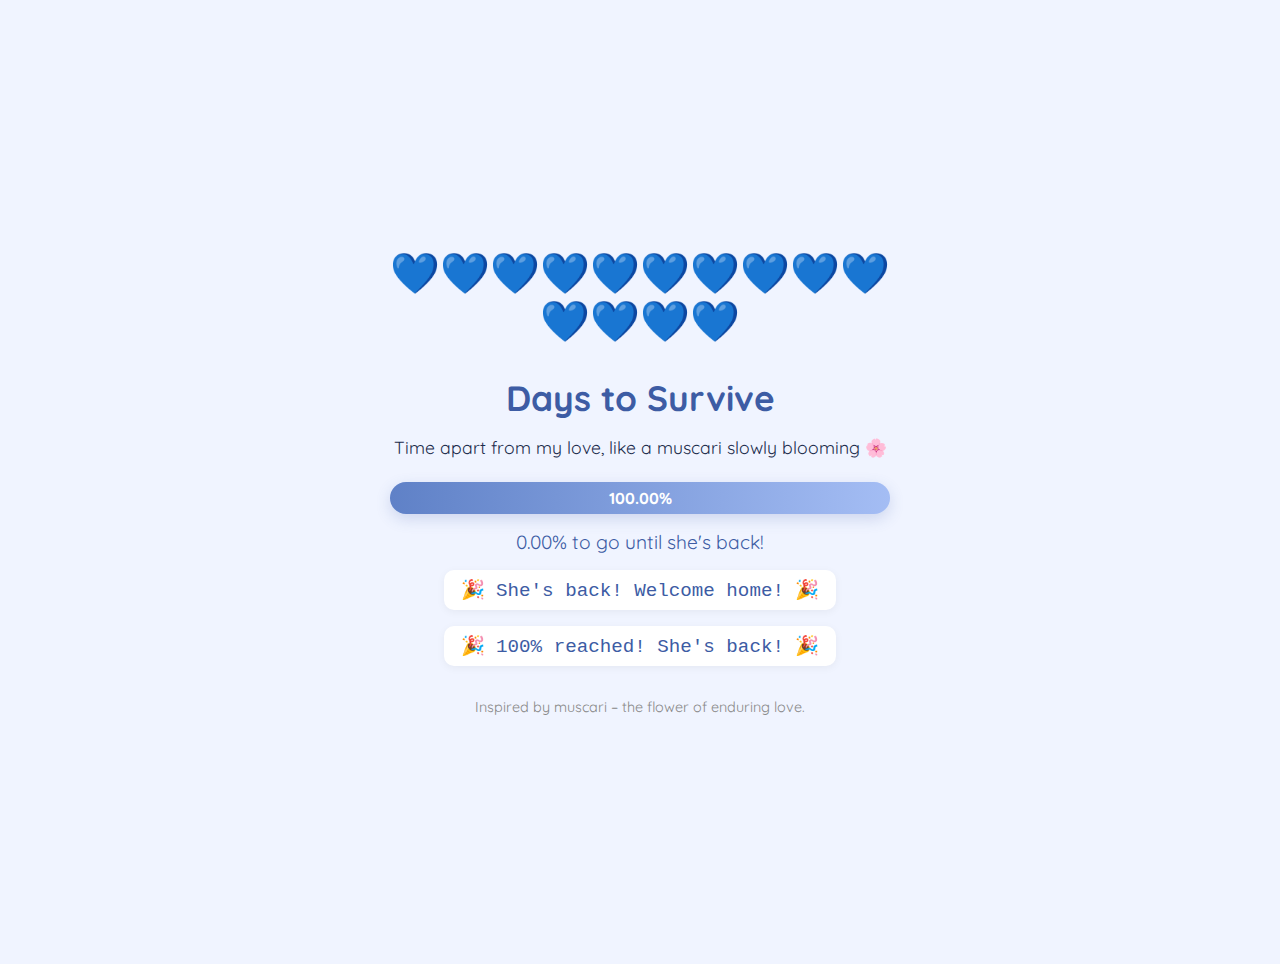
<file: wife.html>
<!DOCTYPE html>
<html lang="en">
<head>
  <meta charset="UTF-8" />
  <meta name="viewport" content="width=device-width, initial-scale=1.0"/>
  <title>I miss my Wife</title>
  <link href="https://fonts.googleapis.com/css2?family=Quicksand:wght@500&display=swap" rel="stylesheet">
  <style>
    :root {
      --muscari-blue: #5f81c7;
      --muscari-light: #a4bdf4;
      --muscari-dark: #3d5ca4;
      --background: #f0f4ff;
      --text: #1c2c4c;
    }

    body {
      font-family: 'Quicksand', sans-serif;
      background-color: var(--background);
      color: var(--text);
      display: flex;
      flex-direction: column;
      align-items: center;
      justify-content: center;
      padding: 2rem;
      min-height: 100vh;
      margin: 0;
    }

    h1 {
      color: var(--muscari-dark);
      font-size: 2.2rem;
      margin-bottom: 0.5rem;
      text-align: center;
    }

    p {
      font-size: 1.1rem;
      margin: 0.5rem 0 1.5rem;
      text-align: center;
    }

    .progress-container {
      width: 90%;
      max-width: 500px;
      background-color: #d9e4ff;
      border-radius: 20px;
      overflow: hidden;
      box-shadow: 0 5px 15px rgba(63, 94, 171, 0.2);
    }

    .progress-bar {
      height: 32px;
      background: linear-gradient(90deg, var(--muscari-blue), var(--muscari-light));
      width: 0%;
      text-align: center;
      line-height: 32px;
      color: white;
      font-weight: bold;
      transition: width 0.5s ease;
    }

    .percentage, .countdown, .next-percent {
      margin-top: 1rem;
      font-size: 1.2rem;
      color: var(--muscari-dark);
    }

    .countdown, .next-percent {
      font-family: 'Courier New', monospace;
      background: white;
      padding: 0.5rem 1rem;
      border-radius: 10px;
      width: 100%;
      max-width: 360px;
      text-align: center;
      display: flex;
      justify-content: center;
      box-shadow: 0 2px 8px rgba(0,0,0,0.05);
    }

    .hearts {
      font-size: 2.5rem;
      margin-bottom: 0.5rem;
      text-align: center;
      line-height: 1.2;
      max-width: 500px;
      word-wrap: break-word;
      cursor: pointer;
      transition: transform 0.2s ease;
    }

    .hearts:hover {
      transform: scale(1.1);
    }

    .footer {
      margin-top: 2rem;
      font-size: 0.9rem;
      color: #888;
      text-align: center;
    }
  </style>
</head>
<body>
  <div class="hearts" id="hearts-display" onclick="activateDebugMode()">💙</div>
  <h1>Days to Survive</h1>
  <p>Time apart from my love, like a muscari slowly blooming 🌸</p>

  <div class="progress-container">
    <div class="progress-bar" id="progress-bar">0%</div>
  </div>

  <div class="percentage" id="percentage-text">Calculating...</div>
  <div class="countdown" id="countdown-text">Loading countdown...</div>
  <div class="next-percent" id="next-percent-text">Calculating next %...</div>

  <div class="footer">Inspired by muscari – the flower of enduring love.</div>

  <script>
    let leftTime = new Date('2025-06-26T12:30:00');
    let returnTime = new Date('2025-08-06T08:00:00');
    let debugMode = false;

    // Debug mode: Click hearts to set countdown to 5 seconds before end
    function activateDebugMode() {
      debugMode = true;
      const now = new Date();
      returnTime = new Date(now.getTime() + 5000); // 5 seconds from now
      console.log('Debug mode activated: 5 seconds until finale!');
    }

    function pad(num, length) {
      return String(num).padStart(length, '0');
    }

    function formatTime(ms) {
      const total = Math.max(0, ms);
      const days = Math.floor(total / (1000 * 60 * 60 * 24));
      const hours = Math.floor((total / (1000 * 60 * 60)) % 24);
      const minutes = Math.floor((total / (1000 * 60)) % 60);
      const seconds = Math.floor((total / 1000) % 60);
      const milliseconds = Math.floor(total % 1000);

      return `${pad(days, 2)}d ${pad(hours, 2)}h ${pad(minutes, 2)}m ${pad(seconds, 2)}s ${pad(milliseconds, 3)}ms`;
    }

    function updateHearts(percent) {
      const heartsDisplay = document.getElementById('hearts-display');
      const totalHearts = 14;
      const heartsToShow = Math.floor((percent / 100) * totalHearts);
      const heartsString = '💙'.repeat(heartsToShow);
      heartsDisplay.textContent = heartsString || '💙'; // Always show at least one heart
    }

    function updateProgress() {
      const now = new Date();
      const totalTime = returnTime - leftTime;
      const elapsedTime = now - leftTime;
      const remainingTime = returnTime - now;

      let percent = (elapsedTime / totalTime) * 100;
      percent = Math.min(Math.max(percent, 0), 100);

      const bar = document.getElementById('progress-bar');
      const percentText = document.getElementById('percentage-text');
      const countdownText = document.getElementById('countdown-text');
      const nextPercentText = document.getElementById('next-percent-text');

      // Update progress bar
      bar.style.width = percent.toFixed(2) + '%';
      bar.textContent = percent.toFixed(2) + '%';
      
      // Update percentage text (flipped to show remaining)
      const remainingPercent = 100 - percent;
      percentText.textContent = `${remainingPercent.toFixed(2)}% to go until she's back!`;

      // Update hearts display
      updateHearts(percent);

      // Update time remaining with line break
      if (remainingTime > 0) {
        countdownText.innerHTML = `⏳ Time remaining:<br>${formatTime(remainingTime)}`;
      } else {
        countdownText.innerHTML = `🎉 She's back! Welcome home! 🎉`;
      }

      // Time until next full percent with line break
      const nextPercentTarget = Math.ceil(percent);
      if (nextPercentTarget <= 100 && remainingTime > 0) {
        const targetTime = new Date(leftTime.getTime() + (nextPercentTarget / 100) * totalTime);
        const msUntilNext = targetTime - now;
        nextPercentText.innerHTML = `💫 Will reach ${nextPercentTarget}% in:<br>${formatTime(msUntilNext)}`;
      } else {
        nextPercentText.innerHTML = `🎉 100% reached! She's back! 🎉`;
      }

      requestAnimationFrame(updateProgress);
    }
    
    updateProgress();
  </script>
</body>
</html>
</file>
<file: fate.css>
* {
    margin: 0;
    padding: 0;
    box-sizing: border-box;
}

body {
    font-family: 'Segoe UI', Tahoma, Geneva, Verdana, sans-serif;
    background: linear-gradient(135deg, #1e3a8a 0%, #3b82f6 100%);
    min-height: 100vh;
    padding: 20px;
    color: #fff;
}

.container {
    max-width: 1400px;
    margin: 0 auto;
}

h1 {
    text-align: center;
    font-size: 2.5em;
    margin-bottom: 10px;
    text-shadow: 2px 2px 4px rgba(0,0,0,0.3);
}

.subtitle {
    text-align: center;
    font-size: 1.2em;
    margin-bottom: 40px;
    opacity: 0.9;
}

.clock-container {
    background: rgba(30, 58, 138, 0.4);
    backdrop-filter: blur(10px);
    border-radius: 20px;
    padding: 40px;
    margin-bottom: 40px;
    box-shadow: 0 8px 32px rgba(0,0,0,0.3);
    border: 1px solid rgba(255,255,255,0.1);
}

.analog-clock {
    width: 200px;
    height: 200px;
    margin: 0 auto 30px;
    position: relative;
    border: 8px solid rgba(147, 51, 234, 0.6);
    border-radius: 50%;
    background: rgba(30, 58, 138, 0.3);
}

.clock-center {
    position: absolute;
    width: 12px;
    height: 12px;
    background: #fff;
    border-radius: 50%;
    top: 50%;
    left: 50%;
    transform: translate(-50%, -50%);
    z-index: 10;
}

.hand {
    position: absolute;
    bottom: 50%;
    left: 50%;
    transform-origin: bottom center;
    background: #fff;
    border-radius: 10px;
}

.hour-hand {
    width: 6px;
    height: 50px;
    margin-left: -3px;
}

.minute-hand {
    width: 4px;
    height: 70px;
    margin-left: -2px;
}

.second-hand {
    width: 2px;
    height: 80px;
    margin-left: -1px;
    background: #a855f7;
}

.clock {
    font-size: 3.5em;
    text-align: center;
    font-weight: bold;
    margin-bottom: 10px;
    font-family: 'Courier New', monospace;
    letter-spacing: 0.05em;
}

.second-countdown {
    text-align: center;
    font-size: 1em;
    opacity: 0.8;
    margin-bottom: 20px;
}

.clock-info {
    text-align: center;
    font-size: 1.1em;
    opacity: 0.9;
}

.progress-bar {
    width: 100%;
    height: 30px;
    background: rgba(30, 58, 138, 0.4);
    border-radius: 15px;
    overflow: hidden;
    margin-top: 20px;
}

.progress-fill {
    height: 100%;
    background: linear-gradient(90deg, #7c3aed, #a855f7);
    transition: width 0.1s linear;
    display: flex;
    align-items: center;
    justify-content: flex-end;
    padding-right: 10px;
    font-weight: bold;
    color: #fff;
}

.content-wrapper {
    display: grid;
    grid-template-columns: 1fr 400px;
    gap: 30px;
}

.timeline {
    background: rgba(30, 58, 138, 0.4);
    backdrop-filter: blur(10px);
    border-radius: 20px;
    padding: 40px;
    box-shadow: 0 8px 32px rgba(0,0,0,0.3);
    border: 1px solid rgba(255,255,255,0.1);
}

.timeline-title {
    font-size: 2em;
    margin-bottom: 30px;
    text-align: center;
}

.event {
    position: relative;
    padding: 20px 0 20px 60px;
    border-left: 3px solid rgba(147, 51, 234, 0.4);
    margin-left: 30px;
}

.event:last-child {
    border-left: none;
}

.event-marker {
    position: absolute;
    left: -12px;
    top: 20px;
    width: 20px;
    height: 20px;
    border-radius: 50%;
    background: #fff;
    border: 4px solid #7c3aed;
}

.event-time {
    font-size: 1.3em;
    font-weight: bold;
    margin-bottom: 5px;
    color: #e9d5ff;
}

.event-date {
    font-size: 0.9em;
    opacity: 0.8;
    margin-bottom: 8px;
}

.event-title {
    font-size: 1.2em;
    font-weight: 600;
    margin-bottom: 5px;
}

.milestone {
    background: rgba(124, 58, 237, 0.3);
    padding: 15px;
    border-radius: 10px;
    margin: 10px 0;
    border: 1px solid rgba(168, 85, 247, 0.4);
}

.current {
    background: rgba(124, 58, 237, 0.4);
    padding: 15px;
    border-radius: 10px;
    margin: 10px 0;
    border: 2px solid #a855f7;
}

.durations {
    background: rgba(30, 58, 138, 0.4);
    backdrop-filter: blur(10px);
    border-radius: 20px;
    padding: 40px;
    box-shadow: 0 8px 32px rgba(0,0,0,0.3);
    border: 1px solid rgba(255,255,255,0.1);
}

.durations-title {
    font-size: 1.8em;
    margin-bottom: 25px;
    text-align: center;
}

.duration-item {
    background: rgba(255, 255, 255, 0.15);
    padding: 20px;
    border-radius: 10px;
    margin-bottom: 15px;
}

.duration-name {
    font-size: 1.2em;
    font-weight: 600;
    margin-bottom: 8px;
    color: #ffd700;
}

.duration-time {
    font-size: 1.1em;
    margin-bottom: 5px;
}

.duration-real {
    font-size: 0.9em;
    opacity: 0.8;
}

/* Responsive Design */
@media (max-width: 1024px) {
    .content-wrapper {
        grid-template-columns: 1fr;
    }
}

@media (max-width: 768px) {
    body {
        padding: 10px;
    }

    h1 {
        font-size: 1.8em;
        margin-bottom: 8px;
    }

    .subtitle {
        font-size: 1em;
        margin-bottom: 20px;
    }

    .clock-container {
        padding: 20px;
        margin-bottom: 20px;
    }

    .analog-clock {
        width: 150px;
        height: 150px;
        margin: 0 auto 20px;
        border: 6px solid rgba(147, 51, 234, 0.6);
    }

    .clock {
        font-size: 1.5em;
        letter-spacing: 0.02em;
    }

    .second-countdown {
        font-size: 0.85em;
        margin-bottom: 15px;
    }

    .clock-info {
        font-size: 0.9em;
    }

    .timeline {
        padding: 20px;
    }

    .timeline-title {
        font-size: 1.5em;
        margin-bottom: 20px;
    }

    .event {
        padding: 15px 0 15px 40px;
        margin-left: 20px;
    }

    .event-marker {
        left: -10px;
        top: 15px;
        width: 16px;
        height: 16px;
        border: 3px solid #7c3aed;
    }

    .event-time {
        font-size: 1.1em;
    }

    .event-date {
        font-size: 0.85em;
    }

    .event-title {
        font-size: 1em;
    }

    .durations {
        padding: 20px;
    }

    .durations-title {
        font-size: 1.5em;
        margin-bottom: 20px;
    }

    .duration-item {
        padding: 15px;
        margin-bottom: 12px;
    }

    .duration-name {
        font-size: 1.1em;
    }

    .duration-time {
        font-size: 1em;
    }

    .duration-real {
        font-size: 0.85em;
    }
}

@media (max-width: 480px) {
    .clock {
        font-size: 1.2em;
    }
}
</file>
